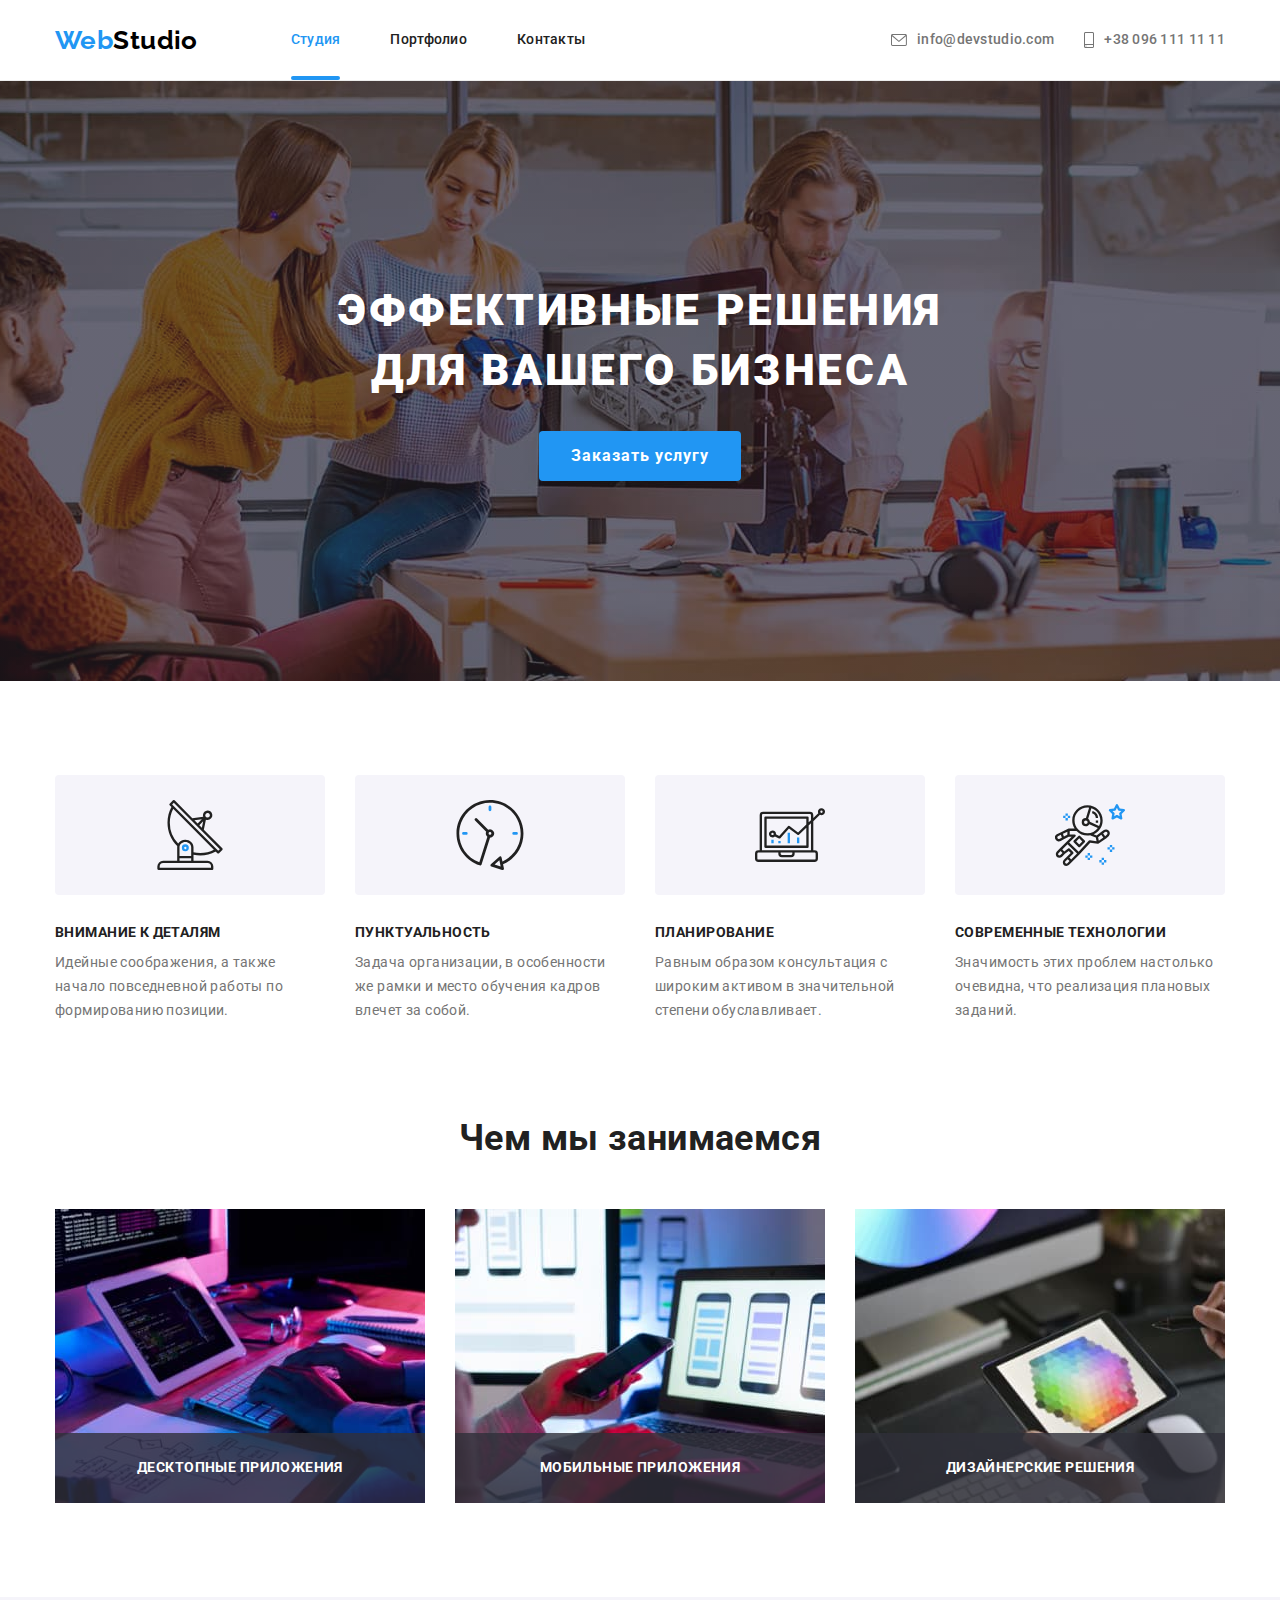
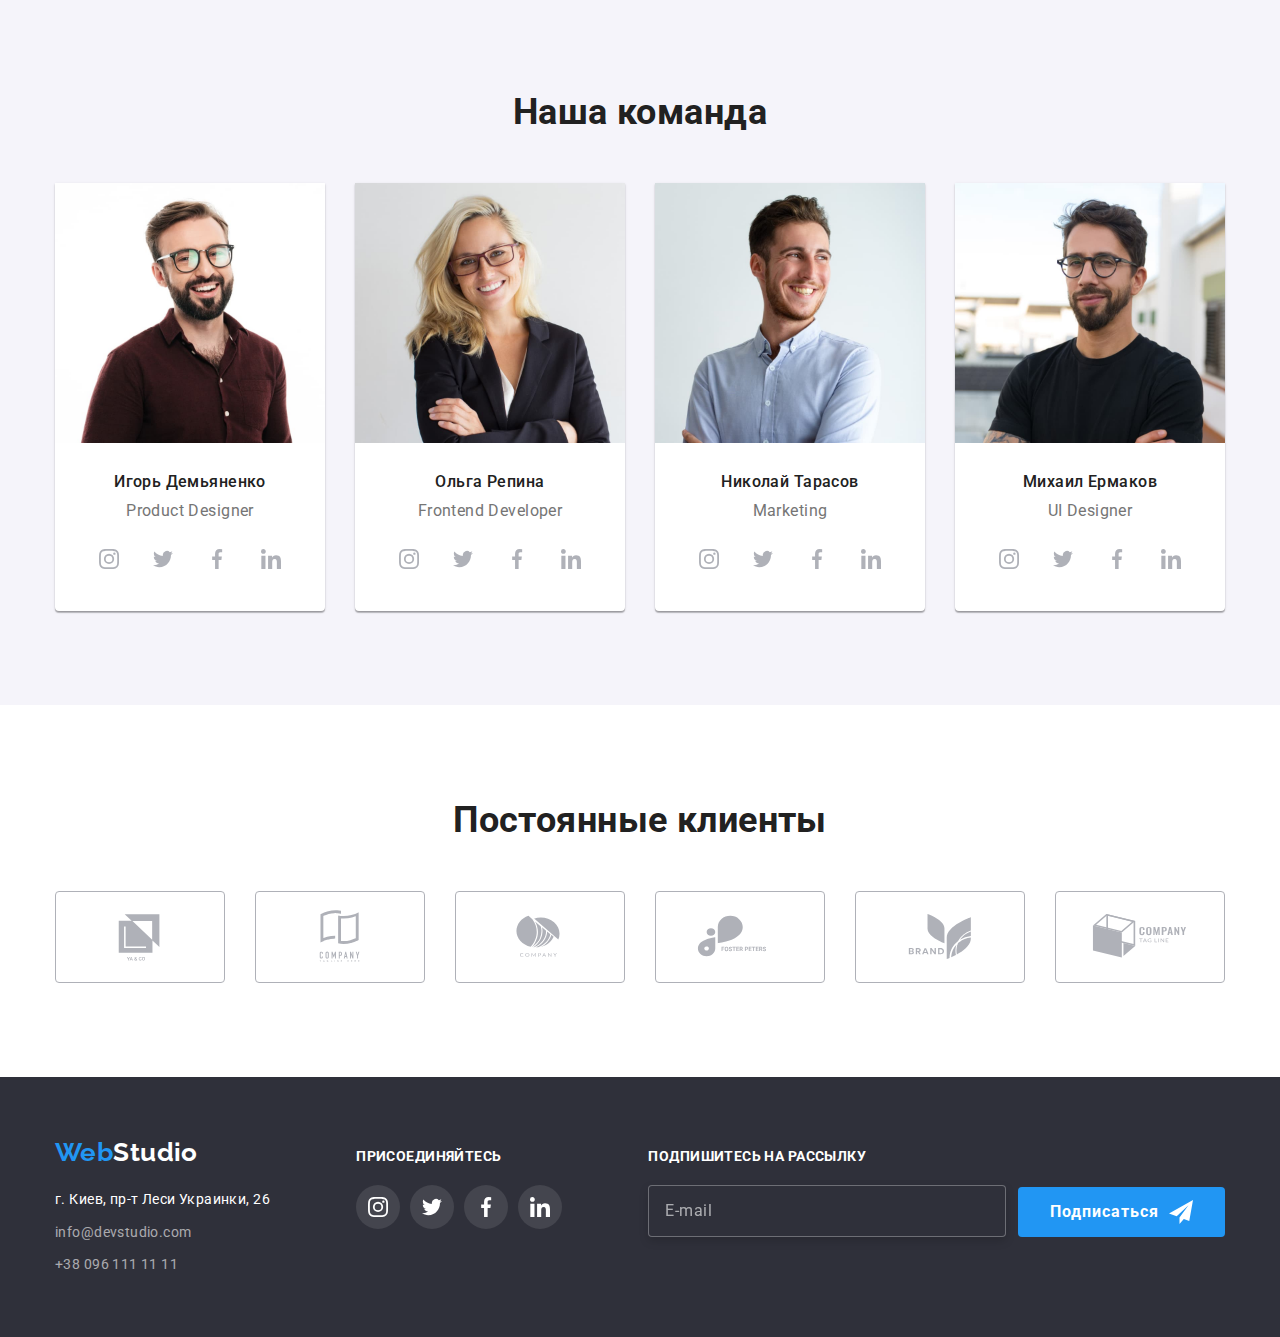
<file: index.html>
<!DOCTYPE html>
<html lang="ru">

<head>
    <meta charset="UTF-8">
    <meta http-equiv="X-UA-Compatible" content="IE=edge">
    <meta name="viewport" content="width=device-width, initial-scale=1.0">
    <title>Document</title>
    <link
        href="https://fonts.googleapis.com/css2?family=Raleway:wght@700&family=Roboto:wght@400;500;700;900&display=swap"
        rel="stylesheet">
    <link rel="stylesheet"
        href="https://cdnjs.cloudflare.com/ajax/libs/modern-normalize/1.1.0/modern-normalize.min.css">
    <link rel="stylesheet" href="./css/main.min.css">
</head>

<body>
     <!-- Шапка сайта -->
    <header class="page-header">

        <div class="container container--flex">
            <nav class="main-nav">
                <a class="logo page-header__logo link" href="./index.html" >
                    <span class="logo__accent">Web</span>Studio</a>
                <ul class="site-nav list">
                    <li class="site-nav__item"><a class="site-nav__link site-nav__link--current link" href="./index.html">Студия</a> </li>
                    <li class="site-nav__item"><a  class="site-nav__link link" href="./portfolio.html">Портфолио</a></li>
                    <li class="site-nav__item"><a class="site-nav__link link" href="" >Контакты</a></li>
                </ul>
            </nav>
                        
            <ul class="contacts list">
                <li class="contacts__item">
                    <a class="contacts__link link" href="mailto:info@devstudio.com" >
                        <svg class="contacts__icon" width="16" height="12" >
                            <use href="./image/sprite.svg#envelope"></use>
                        </svg>
                        info@devstudio.com</a></li>
                <li class="contacts__item">
                    <a class="contacts__link link" href="tel:+380961111111">
                        <svg class="contacts__icon" width="10" height="16">
                            <use href="./image/sprite.svg#smartphone"></use> 
                        </svg>+38 096 111 11 11</a></li>
            </ul>
        </div>
    </header>


    <main>
        <!-- Герой -->
        <section class="hero hero--overlay">
            <div class="container">
                <h1 class="hero__title">Эффективные решения для вашего бизнеса</h1>
                <button class="button button--primary" data-modal-open type="button" >Заказать услугу</button>
            </div>
            
        </section>
        <!-- Особенности -->
        <section class="section">
            <div class="container">
                <h2 class="section__title visually-hidden">Особенности</h2>
                <ul class="benefits list">
                    <li class="benefits__item">
                        <div class="benefits__wrap">
                            <svg class="benefits__icon">
                                <use href="./image/icons.svg#antenna"></use>
                            </svg>
                        </div>
            
                        <h3 class="benefits__title">Внимание к деталям</h3>
                        <p>Идейные соображения, а также начало повседневной работы по формированию позиции.</p>
                    </li>
                    <li class="benefits__item">
                        <div class="benefits__wrap">
                            <svg class="benefits__icon">
                                <use href="./image/icons.svg#clock"></use>
                            </svg>
                        </div>
                        <h3 class="benefits__title">Пунктуальность</h3>
                        <p>Задача организации, в особенности же рамки и место обучения кадров влечет за собой.</p>
                    </li>
                    <li class="benefits__item">
                        <div class="benefits__wrap">
                            <svg class="benefits__icon">
                                <use href="./image/icons.svg#diagram"></use>
                            </svg>
                        </div>
                        <h3 class="benefits__title">Планирование</h3>
                        <p>Равным образом консультация с широким активом в значительной степени обуславливает.</p>
                    </li>
                    <li class="benefits__item">
                        <div class="benefits__wrap">
                            <svg class="benefits__icon">
                                <use href="./image/icons.svg#astronaut"></use>
                            </svg>
                        </div>
                        <h3 class="benefits__title">Современные технологии</h3>
                        <p>Значимость этих проблем настолько очевидна, что реализация плановых заданий.</p>
                    </li>
                </ul>
            </div>
        </section>
        <!-- Чем мы занимаемся -->
        <section class="section section--no-padding">
            <div class="container">
                <h2 class="section__title">Чем мы занимаемся</h2>
                <ul class="about list ">
                    <li class="about__item">
                            <img src="./image/computer.jpg" alt="Пишем сайты" width="370">
                            <p class="about_label">Десктопные приложения</p>
                    </li>
                    <li class="about__item">
                            <img src="./image/phone.jpg" alt="Адаптируем" width="370">
                            <p class="about_label">Мобильные приложения</p>                        
                    </li>
                    <li class="about__item">
                            <img src="./image/color.jpg " alt="Стилизируем" width="370">
                            <p class="about_label">Дизайнерские решения</p>                   
                    </li>
                </ul>
            </div>
        </section>
        <!-- Наша команда -->
        <section class="section section--grey">
            <div class="container">
                <h2 class="section__title">Наша команда</h2>
                <ul class="team list">
                    <li class="team__item">
                        <img src="./image/igor.jpg" alt="Игорь Демьяненко" width="270">
                            <div class="team__card">
                                <h3 class="team__title">Игорь Демьяненко</h3>
                                <p class="team__text">Product Designer</p>
                                <ul class="social list">
                                    <li class="social__item"><a class="social__link link" href="" >
                                        <svg class="social__icon">
                                            <use href="./image/icons.svg#instagram"></use>
                                        </svg>
                                    </a></li>
                                    <li class="social__item"><a class="social__link link" href="">
                                        <svg class="social__icon">
                                            <use href="./image/icons.svg#twitter"></use>                                       </svg>
                                    </a></li>
                                    <li class="social__item"><a class="social__link link" href="">
                                        <svg class="social__icon">
                                            <use href="./image/icons.svg#facebook"></use>
                                        </svg>
                                    </a></li>
                                    <li class="social__item"><a class="social__link link" href="">
                                        <svg class="social__icon">
                                            <use href="./image/icons.svg#linkedin"></use>
                                        </svg>
                                    </a></li>
                                </ul>
                            </div>
                            
                    </li>
                    <li class="team__item">
                        <img src="./image/olga.jpg" alt="Ольга Репина" width="270">
                            <div class="team__card">
                                <h3 class="team__title">Ольга Репина</h3>
                                <p class="team__text">Frontend Developer</p>
                                <ul class="social list">
                                    <li class="social__item"><a class="social__link link" href="" >
                                            <svg class="social__icon">
                                                <use href="./image/icons.svg#instagram"></use>
                                            </svg>
                                        </a></li>
                                    <li class="social__item"><a class="social__link link" href="" >
                                            <svg class="social__icon">
                                                <use href="./image/icons.svg#twitter"></use>
                                            </svg>
                                        </a></li>
                                    <li class="social__item"><a class="social__link link" href="">
                                            <svg class="social__icon">
                                                <use href="./image/icons.svg#facebook"></use>
                                            </svg>
                                        </a></li>
                                    <li class="social__item"><a class="social__link link" href="">
                                            <svg class="social__icon">
                                                <use href="./image/icons.svg#linkedin"></use>
                                            </svg>
                                        </a></li>
                                </ul>
                            </div>
                    </li>
                    <li class="team__item">
                        <img src="./image/nikolay.jpg" alt="Николай Тарасов" width="270">
                            <div class="team__card">
                                <h3 class="team__title">Николай Тарасов</h3>
                                <p class="team__text">Marketing</p>
                                <ul class="social list">
                                    <li class="social__item"><a class="social__link link" href="">
                                            <svg class="social__icon">
                                                <use href="./image/icons.svg#instagram"></use>
                                            </svg>
                                        </a></li>
                                    <li class="social__item"><a class="social__link link" href="">
                                            <svg class="social__icon">
                                                <use href="./image/icons.svg#twitter"></use>
                                            </svg>
                                        </a></li>
                                    <li class="social__item"><a class="social__link link" href="">
                                            <svg class="social__icon">
                                                <use href="./image/icons.svg#facebook"></use>
                                            </svg>
                                        </a></li>
                                    <li class="social__item"><a class="social__link link" href="">
                                            <svg class="social__icon">
                                                <use href="./image/icons.svg#linkedin"></use>
                                            </svg>
                                        </a></li>
                                </ul>
                            </div>
                        
                    </li>
                    <li class="team__item">
                        <img src="./image/mikhail.jpg" alt="Михаил Ермаков" width="270">
                            <div class="team__card">
                                <h3 class="team__title">Михаил Ермаков</h3>
                                <p class="team__text">UI Designer</p>
                                <ul class="social list">
                                    <li class="social__item"><a class="social__link link" href="">
                                            <svg class="social__icon">
                                                <use href="./image/icons.svg#instagram"></use>
                                            </svg>
                                        </a></li>
                                    <li class="social__item"><a class="social__link link" href="">
                                            <svg class="social__icon">
                                                <use href="./image/icons.svg#twitter"></use>
                                            </svg>
                                        </a></li>
                                    <li class="social__item"><a class="social__link link" href="">
                                            <svg class="social__icon">
                                                <use href="./image/icons.svg#facebook"></use>
                                            </svg>
                                        </a></li>
                                    <li class="social__item"><a class="social__link link" href="">
                                            <svg class="social__icon">
                                                <use href="./image/icons.svg#linkedin"></use>
                                            </svg>
                                        </a></li>
                                </ul>
                            </div>
                        
                    </li>
                </ul>
            </div>
        </section>
    <!-- Постоянные клиенты -->
    <section class="section">
        <div class="container">
            <h2 class="section__title">Постоянные клиенты</h2>
            <ul class="customers list">
                <li class="customers__item"> 
                    <a class="customers__link link" href="">
                    <svg class="customers__icon">
                        <use href="./image/icons.svg#logo1"></use>
                    </svg>
                </a></li>
                <li class="customers__item">
                    <a class="customers__link link" href="">
                    <svg class="customers__icon">
                        <use href="./image/icons.svg#logo2"></use>
                    </svg>
                </a></li>
                <li class="customers__item">
                    <a class="customers__link link" href="">
                    <svg class="customers__icon">
                        <use href="./image/icons.svg#logo3"></use>
                    </svg>
                </a></li>
                <li class="customers__item">
                    <a class="customers__link link" href="">
                    <svg class="customers__icon">
                        <use href="./image/icons.svg#logo4"></use>
                    </svg>
                </a></li>
                <li class="customers__item">
                    <a class="customers__link link" href="">
                    <svg class="customers__icon">
                        <use href="./image/icons.svg#logo5"></use>
                    </svg>
                </a></li>
                <li class="customers__item">
                    <a class="customers__link link" href="">
                    <svg class="customers__icon">
                        <use href="./image/icons.svg#logo6"></use>
                    </svg>
                </a></li>
            </ul>
        </div>
        
    </section>
    </main>
    <!-- Футер -->
    <footer class="page-footer">
        <div class="container page-footer--flex">
            <div>
                <a class="logo page-footer__logo link" href="./index.html" >
                    <span class="logo__accent">Web</span>Studio</a>
                <address>
                    <ul class="info list">
                        <li class="info__item">
                            <a class="info__link link" href="https://goo.gl/maps/9Z7qe7YCzhTjA3D87" target="_blank" rel="nofollow noopener noreferrer">
                                г. Киев, пр-т Леси Украинки, 26</a></li>
                        <li class="info__item">
                            <a class="info__link info__link--grey link" href="mailto:info@devstudio.com">info@devstudio.com</a></li>
                        <li class="info__item">
                            <a class="info__link info__link--grey link" href="tel:+380961111111">+38 096 111 11 11</a></li>
                    </ul>
                </address>

            </div>
            
            <div>
                <p class="page-footer__title">Присоединяйтесь</p>
                <ul class="social list">
                    <li class="social__item">
                        <a class="social__link social__link--inverse link" href="">
                        <svg class="social__icon">
                            <use href="./image/icons.svg#instagram"></use>
                        </svg>
                    </a></li>
                    <li class="social__item">
                        <a class="social__link social__link--inverse link" href="">
                        <svg class="social__icon">
                            <use href="./image/icons.svg#twitter"></use>
                        </svg>
                    </a></li>
                    <li class="social__item">
                        <a class="social__link social__link--inverse link" href="">
                        <svg class="social__icon">
                            <use href="./image/icons.svg#facebook"></use>
                        </svg>
                    </a></li>
                    <li class="social__item">
                        <a class="social__link social__link--inverse link" href="">
                        <svg class="social__icon">
                            <use href="./image/icons.svg#linkedin"></use>
                        </svg>
                    </a></li>
                </ul>
            </div>

            <div>
                 <p class="page-footer__title">Подпишитесь на рассылку</p>
            <form class="footer-form">  
                <input class="footer-form__input" type="email" name="mail" placeholder="E-mail" required>               
                <button class="button button--primary footer-form__btn" type="submit">Подписаться             
                    <svg class="footer-form__icon">
                        <use href="./image/sprite.svg#icon-send"></use>
                    </svg>
                </button>
               
            </form>
        </div>
                
        </div>
    </footer>

    <div class="backdrop is-hidden" data-modal>
        <div class="modal">
            <button class="modal__btn" data-modal-close type="button">
                <svg class="modal__icon">
                    <use href="./image/sprite.svg#close-black"></use>
                </svg>
            </button>
            <form class="modal-form">
                <p class="modal-form__title">Оставьте свои данные, мы вам перезвоним</p>
                <label class="modal-form__field" >
                    <span class="modal-form__subtitle">Имя</span> 
                    <input class="modal-form__input" type="text" name="name" required>
                    <svg class="modal-form__icon">
                        <use href="./image/sprite.svg#person-black"></use>
                    </svg>

                </label>
                
                <label class="modal-form__field" >
                    <span class="modal-form__subtitle">Телефон</span> 
                    <input class="modal-form__input" type="tel" name="tel" required>
                    <svg class="modal-form__icon">
                        <use href="./image/sprite.svg#phone-black"></use>
                    </svg>
                </label>

                <label class="modal-form__field" >
                    <span class="modal-form__subtitle">Почта</span> 
                    <input class="modal-form__input" type="email" name="mail" required>
                    <svg class="modal-form__icon">
                        <use href="./image/sprite.svg#email-black"></use>
                    </svg>

                </label>

                <label class="modal-form__field" >
                    <span class="modal-form__subtitle">Комментарий</span>
                    <textarea class="modal-form__input modal-form__input--size " name="comment"  rows="6" placeholder="Введите текст"></textarea>
                </label>

                <label class="checkbox">
                    <input class="checkbox__input" type="checkbox" name="agreement" value="Соглашаюсь с рассылкой и принимаю Условия договора" required>
                    <span class="checkbox__icon"></span>
                    <span >Соглашаюсь с рассылкой и принимаю <a class="checkbox__link" href="" >Условия договора</a>
                        </span>
                </label>
                <button class="button button--primary modal-form__btn" type="submit">Отправить</button>
                
            </form>
        </div>
    </div>

<script src="./js/modal.js"></script>
</body>

</html>
</file>
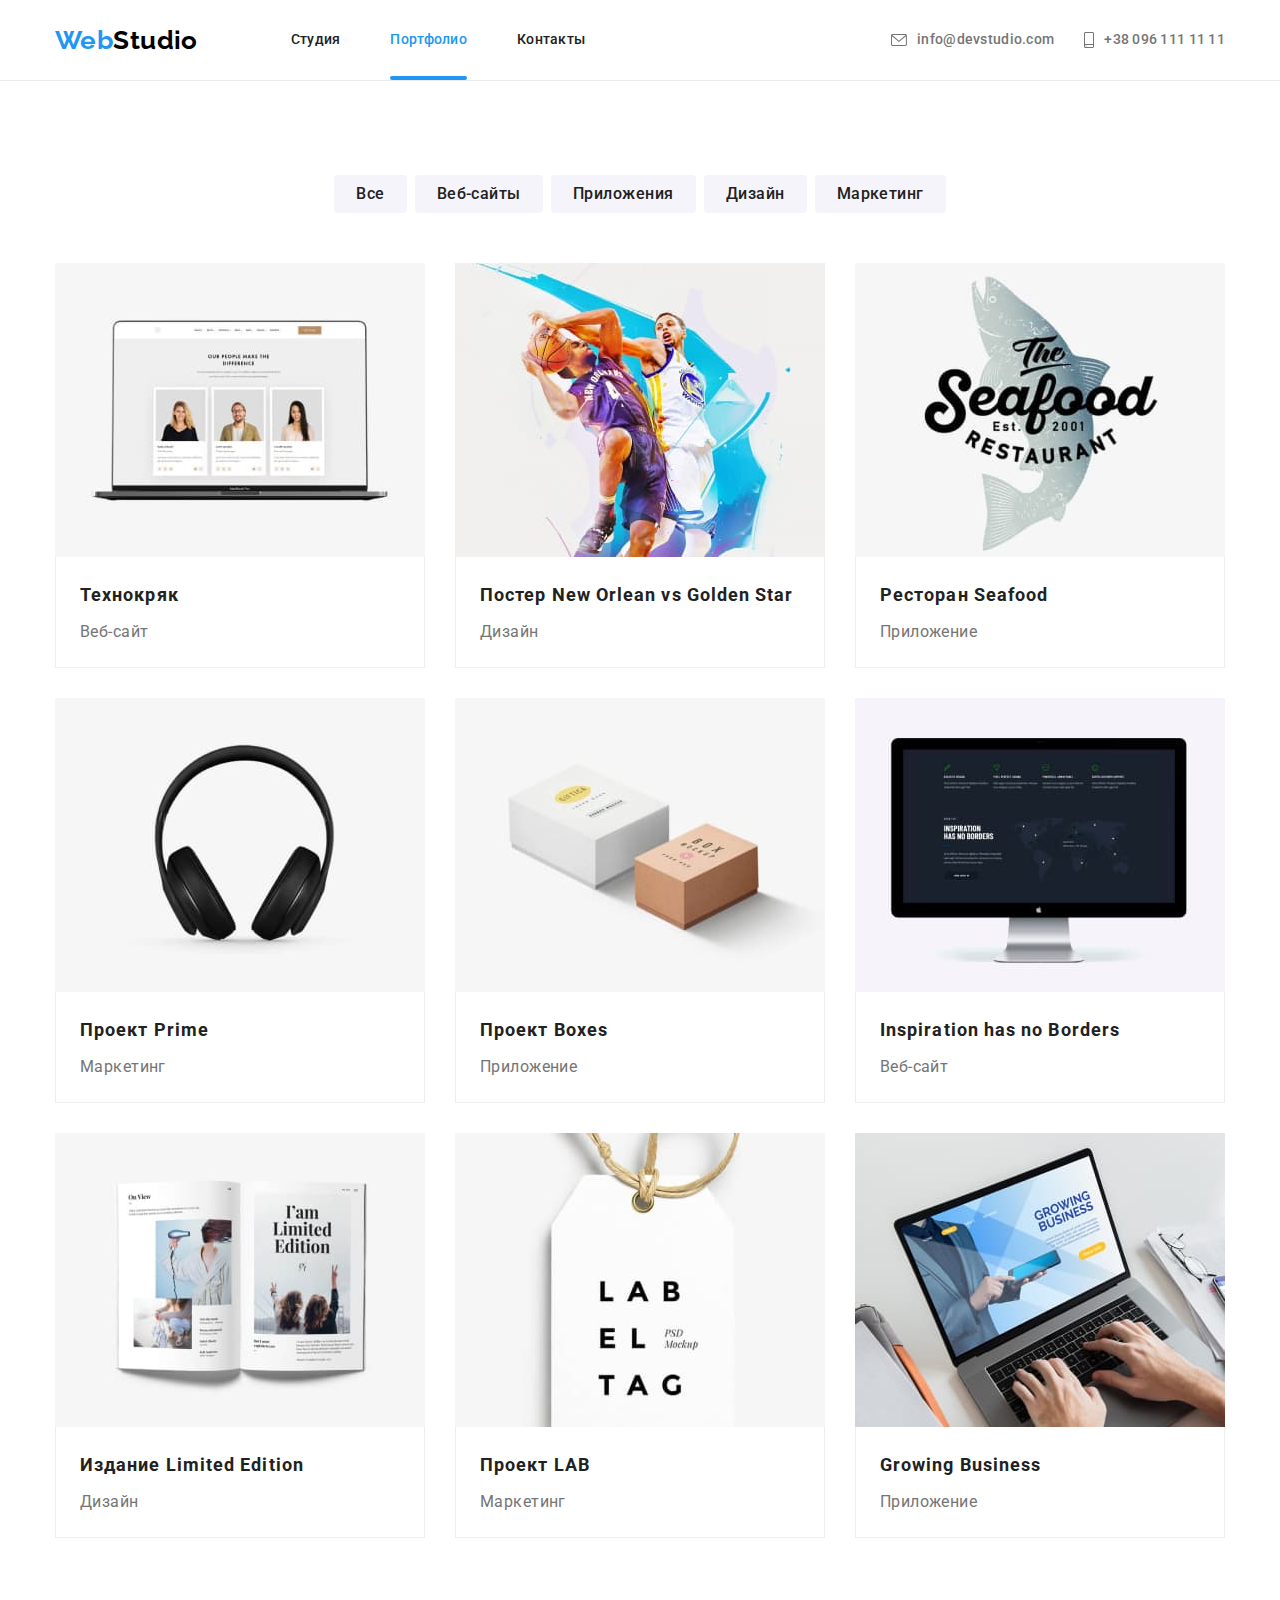
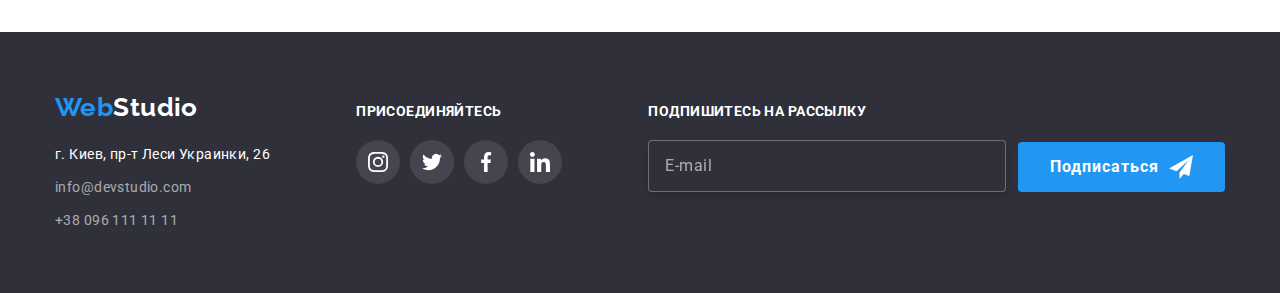
<file: portfolio.html>
<!DOCTYPE html>
<html lang="ru">

<head>
    <meta charset="UTF-8">
    <meta http-equiv="X-UA-Compatible" content="IE=edge">
    <meta name="viewport" content="width=device-width, initial-scale=1.0">
    <title>Document</title>
    <link
        href="https://fonts.googleapis.com/css2?family=Raleway:wght@700&family=Roboto:wght@400;500;700;900&display=swap"
        rel="stylesheet">
    <link rel="stylesheet"
        href="https://cdnjs.cloudflare.com/ajax/libs/modern-normalize/1.1.0/modern-normalize.min.css">
    <link rel="stylesheet" href="./css/main.min.css">
</head>

<body>
    <!-- Шапка сайта -->
  <header class="page-header">

        <div class="container container--flex">
            <nav class="main-nav">
                <a class="logo page-header__logo link" href="./index.html" >
                    <span class="logo__accent">Web</span>Studio</a>
                <ul class="site-nav list">
                    <li class="site-nav__item"><a class="site-nav__link link" href="./index.html">Студия</a> </li>
                    <li class="site-nav__item"><a  class="site-nav__link site-nav__link--current link" href="./portfolio.html">Портфолио</a></li>
                    <li class="site-nav__item"><a class="site-nav__link link" href="" >Контакты</a></li>
                </ul>
            </nav>
                        
            <ul class="contacts list">
                <li class="contacts__item">
                    <a class="contacts__link link" href="mailto:info@devstudio.com" >
                        <svg class="contacts__icon" width="16" height="12" >
                            <use href="./image/sprite.svg#envelope"></use>
                        </svg>
                        info@devstudio.com</a></li>
                <li class="contacts__item">
                    <a class="contacts__link link" href="tel:+380961111111">
                        <svg class="contacts__icon" width="10" height="16">
                            <use href="./image/sprite.svg#smartphone"></use>
                        </svg>+38 096 111 11 11</a></li>
            </ul>
        </div>
    </header>


    <main>

        <section class="section">
            <div class="container">
                <h1 class="visually-hidden">Портфолио</h1>
                <!-- Фильтр -->
                <ul class="filter list">
                    <li class="filter__item">
                        <button class="button button--secondary" type="button" >Все</button></li>
                    <li class="filter__item">
                        <button class="button button--secondary" type="button" >Веб-сайты</button></li>
                    <li class="filter__item">
                        <button  class="button button--secondary" type="button">Приложения</button></li>
                    <li class="filter__item">
                        <button  class="button button--secondary" type="button">Дизайн</button></li>
                    <li class="filter__item">
                        <button class="button button--secondary" type="button">Маркетинг</button></li>
                
                </ul>
                
                <!-- Галерея -->
                
                <ul class="card-set list">
                    <li class="card-set__item">
                       <a class="gallery link" href="">
                                <div class="description">
                                    <img src="./image/tech.jpg" alt="Технокряк" width="370">
                                    <div class="description__overlay">
                                        <div class="description__text">
                                            <p>Ресурс предлагает комплексные предложения с разным уровнем функционала и сервисов.
                                            Все это позволит посетителю получить
                                            исчерпывающие сведения о компании или частном лице.</p>
                                        </div>
                                    </div>
                                </div>
                                              
                    <div class="gallery__content">
                            <h2 class="gallery__title">Технокряк</h2>
                            <p class="gallery__text">Веб-сайт</p>
                    </div>
                                                   
                       </a>
                    </li>
                    <li class="card-set__item">
                        <a  class="gallery link" href="">
                            <div class="description">
                                <img src="./image/baketball.jpg" alt="Постер New Orlean vs Golden Star" width="370">
                                <div class="description__overlay">
                                    <div class="description__text">
                                        <p>Lorem ipsum, dolor sit amet consectetur adipisicing elit. Numquam, porro.
                                             Vero quibusdam porro quas unde, distinctio, voluptatem consectetur quam 
                                            debitis deserunt inventore ipsa in, sint eos officiis. Dolorem, ad nam!
                                        </p>
                                    </div>
                                </div>
                            </div>
                           
                            <div class="gallery__content">
                                <h2 class="gallery__title">Постер New Orlean vs Golden Star</h2>
                                <p class="gallery__text">Дизайн</p>
                            </div>
                        </a>
                       
                    </li>
                    <li class="card-set__item">
                        <a class="gallery link" href="">
                            <div class="description">
                            <img src="./image/seafood.jpg" alt="Ресторан Seafood" width="370">
                            <div class="description__overlay">
                                <div class="description__text">
                                    <p>Lorem ipsum, dolor sit amet consectetur adipisicing elit. Numquam, porro.
                                        Vero quibusdam porro quas unde, distinctio, voluptatem consectetur quam
                                        debitis deserunt inventore ipsa in, sint eos officiis. Dolorem, ad nam!
                                    </p>
                                </div>
                            </div>
                            </div>
                            
                            <div class="gallery__content">
                                <h2 class="gallery__title">Ресторан Seafood</h2>
                                <p class="gallery__text">Приложение</p>
                            </div>
                        </a>
                        
                
                    </li>
                    <li class="card-set__item">
                        <a  class="gallery link" href="">
                            <div class="description">
                                <img src="./image/headphones.jpg" alt="Проект Prime" width="370">
                                <div class="description__overlay">
                                    <div class="description__text">
                                        <p>Lorem ipsum, dolor sit amet consectetur adipisicing elit. Numquam, porro.
                                            Vero quibusdam porro quas unde, distinctio, voluptatem consectetur quam
                                            debitis deserunt inventore ipsa in, sint eos officiis. Dolorem, ad nam!
                                        </p>
                                    </div>
                                </div>
                            </div>
                            
                            <div class="gallery__content">
                                <h2 class="gallery__title">Проект Prime</h2>
                                <p class="gallery__text">Маркетинг</p>
                            </div>
                        </a>
                       
                
                    </li>
                    <li class="card-set__item">
                        <a  class="gallery link" href="">
                            <div class="description">
                                <img src="./image/box.jpg" alt="Проект Boxes" width="370">
                                <div class="description__overlay">
                                    <div class="description__text">
                                        <p>Lorem ipsum, dolor sit amet consectetur adipisicing elit. Numquam, porro.
                                            Vero quibusdam porro quas unde, distinctio, voluptatem consectetur quam
                                            debitis deserunt inventore ipsa in, sint eos officiis. Dolorem, ad nam!
                                        </p>
                                    </div>
                                </div>
                            </div>

                            <div class="gallery__content">
                                <h2 class="gallery__title">Проект Boxes</h2>
                                <p class="gallery__text">Приложение</p>
                            
                            </div>
                        </a>
                        
                
                    </li>
                    <li class="card-set__item">
                        <a class="gallery link" href="">
                            <div class="description">
                                <img src="./image/screen.jpg" alt="Inspiration has no Borders" width="370">
                                <div class="description__overlay">
                                    <div class="description__text">
                                        <p>Lorem ipsum, dolor sit amet consectetur adipisicing elit. Numquam, porro.
                                            Vero quibusdam porro quas unde, distinctio, voluptatem consectetur quam
                                            debitis deserunt inventore ipsa in, sint eos officiis. Dolorem, ad nam!
                                        </p>
                                    </div>
                                </div>
                            </div>
                            
                            <div class="gallery__content">
                                <h2 class="gallery__title">Inspiration has no Borders</h2>
                                <p class="gallery__text">Веб-сайт</p>
                            </div>
                        </a>
                       
                    </li>
                    <li class="card-set__item">
                        <a class="gallery link" href="">
                            <div class="description">
                                <img src="./image/magazine.jpg" alt="Издание Limited Edition" width="370">
                                <div class="description__overlay">
                                    <div class="description__text">
                                        <p>Lorem ipsum, dolor sit amet consectetur adipisicing elit. Numquam, porro.
                                            Vero quibusdam porro quas unde, distinctio, voluptatem consectetur quam
                                            debitis deserunt inventore ipsa in, sint eos officiis. Dolorem, ad nam!
                                        </p>
                                    </div>
                                </div>
                            </div>

                            <div class="gallery__content">
                                <h2 class="gallery__title">Издание Limited Edition</h2>
                                <p class="gallery__text">Дизайн</p>
                            </div>
                        </a>
                        
                    </li>
                    <li class="card-set__item">
                        <a class="gallery link" href="">
                            <div class="description">
                                <img src="./image/lab.jpg" alt="Проект LAB" width="370">
                                <div class="description__overlay">
                                    <div class="description__text">
                                        <p>Lorem ipsum, dolor sit amet consectetur adipisicing elit. Numquam, porro.
                                            Vero quibusdam porro quas unde, distinctio, voluptatem consectetur quam
                                            debitis deserunt inventore ipsa in, sint eos officiis. Dolorem, ad nam!
                                        </p>
                                    </div>
                                </div>
                            </div>
                            
                            <div class="gallery__content">
                                <h2 class="gallery__title">Проект LAB</h2>
                                <p class="gallery__text">Маркетинг</p>
                            </div>
                        </a>
                        
                
                    </li>
                    <li class="card-set__item">
                        <a class="gallery link" href="">
                            <div class="description">
                                <img src="./image/laptop.jpg" alt="Growing Business" width="370">
                                <div class="description__overlay">
                                    <div class="description__text">
                                        <p>Lorem ipsum, dolor sit amet consectetur adipisicing elit. Numquam, porro.
                                            Vero quibusdam porro quas unde, distinctio, voluptatem consectetur quam
                                            debitis deserunt inventore ipsa in, sint eos officiis. Dolorem, ad nam!
                                        </p>
                                    </div>
                                </div>
                            </div>
                            
                            <div class="gallery__content">
                                <h2 class="gallery__title">Growing Business</h2>
                                <p class="gallery__text">Приложение</p>
                            </div>
                        </a>
                        
                    </li>
                </ul>

            </div>
           
            
        </section>

    </main>

    <!-- Футер -->
     <footer class="page-footer">
        <div class="container page-footer--flex">
            <div>
                <a class="logo page-footer__logo link" href="./index.html" >
                    <span class="logo__accent">Web</span>Studio</a>
                <address>
                    <ul class="info list">
                        <li class="info__item">
                            <a class="info__link link" href="https://goo.gl/maps/9Z7qe7YCzhTjA3D87" target="_blank" rel="nofollow noopener noreferrer">
                                г. Киев, пр-т Леси Украинки, 26</a></li>
                        <li class="info__item">
                            <a class="info__link info__link--grey link" href="mailto:info@devstudio.com">info@devstudio.com</a></li>
                        <li class="info__item">
                            <a class="info__link info__link--grey link" href="tel:+380961111111">+38 096 111 11 11</a></li>
                    </ul>
                </address>

            </div>
            
            <div>
                <p class="page-footer__title">Присоединяйтесь</p>
                <ul class="social list">
                    <li class="social__item">
                        <a class="social__link social__link--inverse link" href="">
                        <svg class="social__icon">
                            <use href="./image/icons.svg#instagram"></use>
                        </svg>
                    </a></li>
                    <li class="social__item">
                        <a class="social__link social__link--inverse link" href="">
                        <svg class="social__icon">
                            <use href="./image/icons.svg#twitter"></use>
                        </svg>
                    </a></li>
                    <li class="social__item">
                        <a class="social__link social__link--inverse link" href="">
                        <svg class="social__icon">
                            <use href="./image/icons.svg#facebook"></use>
                        </svg>
                    </a></li>
                    <li class="social__item">
                        <a class="social__link social__link--inverse link" href="">
                        <svg class="social__icon">
                            <use href="./image/icons.svg#linkedin"></use>
                        </svg>
                    </a></li>
                </ul>
            </div>

            <div>
                 <p class="page-footer__title">Подпишитесь на рассылку</p>
            <form class="footer-form">  
                <input class="footer-form__input" type="email" name="mail" placeholder="E-mail" required>               
                <button class="button button--primary footer-form__btn" type="submit">Подписаться             
                    <svg class="footer-form__icon">
                        <use href="./image/sprite.svg#icon-send"></use>
                    </svg>
                </button>
               
            </form>
        </div>
                
        </div>
    </footer>


</body>

</html>
</file>
<file: css/main.min.css>
:root{--main-font: Roboto, sans-serif;--logo-font: Raleway, sans-serif;--fz-h1: 44px;--fw-header-500: 500;--fw-title-700: 700;--primary-text-color: #757575;--title-text-color: #212121;--accent-color: #2196F3;--black-color-logo: #000000;--white-color: #ffffff;--dark-bgc: #2F303A;--light-bgc: #F5F4FA;--btn-bdc: #188CE8;--border-color: #ECECEC;--icon-color: #AFB1B8;--border-card-portfolio: #EEEEEE;--card-gap: 30px;--timing: cubic-bezier(0.4, 0, 0.2, 1)}.visually-hidden{position:absolute;width:1px;height:1px;margin:-1px;border:0;padding:0;white-space:nowrap;-webkit-clip-path:inset(100%);clip-path:inset(100%);clip:rect(0 0 0 0);overflow:hidden}.button--secondary,.button--primary{display:inline-block;background-color:var(--white-color);color:var(--title-text-color);font-family:inherit;font-weight:var(--fw-title-700);font-size:16px;line-height:1.88;text-align:center;cursor:pointer;border-radius:4px;border:none}body{background-color:var(--white-color);color:var(--primary-text-color);font-family:var(--main-font);font-size:14px;line-height:1.71;letter-spacing:.03em}h1,h2,h3,h4,h5,h6,p{margin:0}img{display:block;max-width:100%;height:auto}address{font-style:normal}.list{list-style:none;padding:0;margin:0}.section{padding-top:94px;padding-bottom:94px}.section--no-padding{padding-top:0}.link{text-decoration:none}.section__title{color:var(--title-text-color);font-weight:var(--fw-title-700);font-size:36px;line-height:1.17;text-align:center;margin-bottom:50px}.container{margin-left:auto;margin-right:auto;width:1200px;padding-right:15px;padding-left:15px}.container--flex{display:-webkit-box;display:-ms-flexbox;display:flex}.card-set{display:-webkit-box;display:-ms-flexbox;display:flex;-ms-flex-wrap:wrap;flex-wrap:wrap;margin-top:calc(-1*var(--card-gap));margin-left:calc(-1*var(--card-gap))}.card-set__item{-ms-flex-preferred-size:calc(33.3333333333% - var(--card-gap));flex-basis:calc(33.3333333333% - var(--card-gap));margin-left:var(--card-gap);margin-top:var(--card-gap)}.page-header{border-bottom:1px solid var(--border-color)}.main-nav{display:-webkit-box;display:-ms-flexbox;display:flex;-webkit-box-align:center;-ms-flex-align:center;align-items:center}.logo{display:inline-block;color:var(--black-color-logo);font-family:var(--logo-font);font-weight:var(--fw-title-700);font-size:26px;line-height:1.19}.page-header__logo{margin-right:93px}.logo__accent{color:var(--accent-color)}.site-nav{display:-webkit-box;display:-ms-flexbox;display:flex}.site-nav__link{display:block;padding-top:32px;padding-bottom:32px;color:var(--title-text-color);font-weight:var(--fw-header-500);line-height:1.14;letter-spacing:.02em;-webkit-transition:color 250ms var(--timing);transition:color 250ms var(--timing)}.site-nav__link:hover,.site-nav__link:focus{color:var(--accent-color)}.site-nav__link--current{color:var(--accent-color)}.site-nav__link--current::after{position:absolute;bottom:0;left:0;display:inline-block;content:"";width:100%;height:4px;border-radius:2px;background-color:var(--accent-color)}.site-nav__item{position:relative}.site-nav__item:not(:last-child){margin-right:50px}.contacts{display:-webkit-box;display:-ms-flexbox;display:flex;margin-left:auto;-webkit-box-align:center;-ms-flex-align:center;align-items:center}.contacts__item:not(:last-child){margin-right:var(--card-gap)}.contacts__link{display:-webkit-box;display:-ms-flexbox;display:flex;-webkit-box-align:center;-ms-flex-align:center;align-items:center;color:var(--primary-text-color);font-weight:var(--fw-header-500);line-height:1.14;letter-spacing:.02em;-webkit-transition:color 250ms var(--timing);transition:color 250ms var(--timing)}.contacts__link:hover,.contacts__link:focus{color:var(--accent-color)}.contacts__icon{fill:currentColor;margin-right:10px}.hero{padding-top:200px;padding-bottom:200px;background-color:var(--dark-bgc);text-align:center}.hero--overlay{height:600px;max-width:1600px;margin-left:auto;margin-right:auto;background-size:cover;background-position:center;background-repeat:no-repeat;background-image:-webkit-gradient(linear, left top, right top, from(rgba(53, 47, 58, 0.4)), to(rgba(53, 47, 58, 0.4))),url(../image/hero.jpg);background-image:linear-gradient(to right, rgba(53, 47, 58, 0.4), rgba(53, 47, 58, 0.4)),url(../image/hero.jpg)}.hero__title{width:696px;margin-left:auto;margin-right:auto;margin-bottom:var(--card-gap);color:var(--white-color);font-weight:900;font-size:var(--fz-h1);line-height:1.36;letter-spacing:.06em;text-transform:uppercase}.button--primary{min-width:200px;padding:10px 32px;background-color:var(--accent-color);color:var(--white-color);letter-spacing:.06em;-webkit-transition:background-color 250ms var(--timing);transition:background-color 250ms var(--timing)}.button--primary:hover,.button--primary:focus{background-color:var(--btn-bdc)}.benefits{display:-webkit-box;display:-ms-flexbox;display:flex}.benefits__item:not(:last-child){margin-right:var(--card-gap)}.benefits__title{margin-bottom:10px;color:var(--title-text-color);font-size:14px;font-weight:var(--fw-title-700);line-height:1.14;text-transform:uppercase}.benefits__wrap{width:270px;height:120px;display:inline-block;margin-bottom:var(--card-gap);padding:25px 100px;background-color:var(--light-bgc);border-radius:4px}.benefits__icon{width:70px;height:70px}.about{display:-webkit-box;display:-ms-flexbox;display:flex}.about__item{position:relative}.about__item:not(:last-child){margin-right:var(--card-gap)}.about_label{position:absolute;bottom:0;left:0;display:-webkit-box;display:-ms-flexbox;display:flex;-webkit-box-pack:center;-ms-flex-pack:center;justify-content:center;-webkit-box-align:center;-ms-flex-align:center;align-items:center;width:100%;height:70px;padding:0;background:rgba(47,48,58,.8);font-weight:700;line-height:1.14;text-transform:uppercase;color:var(--white-color);text-align:center}.section--grey{background-color:var(--light-bgc)}.team{display:-webkit-box;display:-ms-flexbox;display:flex;text-align:center}.team__item{background:var(--white-color);-webkit-box-shadow:0px 1px 3px rgba(0,0,0,.12),0px 1px 1px rgba(0,0,0,.14),0px 2px 1px rgba(0,0,0,.2);box-shadow:0px 1px 3px rgba(0,0,0,.12),0px 1px 1px rgba(0,0,0,.14),0px 2px 1px rgba(0,0,0,.2);border-radius:0px 0px 4px 4px}.team__item:not(:last-child){margin-right:var(--card-gap)}.team__card{padding-top:var(--card-gap);padding-bottom:var(--card-gap)}.team__title{margin-bottom:10px;color:var(--title-text-color);font-weight:var(--fw-header-500);font-size:16px;line-height:1.16}.team__text{margin-bottom:16px;font-size:16px;line-height:1.19}.social{display:-webkit-box;display:-ms-flexbox;display:flex;-webkit-box-pack:center;-ms-flex-pack:center;justify-content:center}.social__item{-webkit-box-shadow:none;box-shadow:none;border:none}.social__item:not(:last-child){margin-right:10px}.social__link{height:44px;width:44px;display:-webkit-box;display:-ms-flexbox;display:flex;-webkit-box-pack:center;-ms-flex-pack:center;justify-content:center;-webkit-box-align:center;-ms-flex-align:center;align-items:center;color:var(--icon-color);border-radius:50%;-webkit-transition:color 250ms var(--timing),background-color 250ms var(--timing);transition:color 250ms var(--timing),background-color 250ms var(--timing)}.social__link:hover,.social__link:focus{color:var(--white-color);background-color:var(--accent-color)}.social__icon{height:20px;width:20px;fill:currentColor}.customers{display:-webkit-box;display:-ms-flexbox;display:flex}.customers__link{width:170px;height:92px;display:block;display:-webkit-box;display:-ms-flexbox;display:flex;-webkit-box-pack:center;-ms-flex-pack:center;justify-content:center;-webkit-box-align:center;-ms-flex-align:center;align-items:center;color:var(--icon-color);border:1px solid var(--icon-color);border-radius:4px;-webkit-transition:color 250ms var(--timing),border 250ms var(--timing);transition:color 250ms var(--timing),border 250ms var(--timing)}.customers__link:hover,.customers__link:focus{color:var(--accent-color);border:1px solid var(--accent-color)}.customers__icon{width:106px;height:60px;fill:currentColor}.customers__item:not(:last-child){margin-right:var(--card-gap)}.page-footer{padding-top:60px;padding-bottom:60px;background-color:var(--dark-bgc);color:var(--white-color)}.page-footer--flex{display:-webkit-box;display:-ms-flexbox;display:flex;-webkit-box-align:baseline;-ms-flex-align:baseline;align-items:baseline;-webkit-box-pack:justify;-ms-flex-pack:justify;justify-content:space-between}.page-footer__logo{margin-bottom:20px;color:var(--white-color)}.info__item:not(:last-child){margin-bottom:9px}.info__link{color:var(--white-color);-webkit-transition:color 250ms var(--timing);transition:color 250ms var(--timing)}.info__link:hover,.info__link:focus{color:var(--accent-color)}.info__link--grey{color:rgba(255,255,255,.6)}.page-footer__title{margin-bottom:20px;color:var(--white-color);font-weight:var(--fw-title-700);line-height:1.14;text-transform:uppercase}.social__link--inverse{background-color:#44454e;color:var(--white-color)}.footer-form{display:-webkit-box;display:-ms-flexbox;display:flex;-webkit-box-align:end;-ms-flex-align:end;align-items:flex-end}.footer-form__input{padding:15px 16px;width:358px;margin-right:12px;border:1px solid rgba(255,255,255,.3);-webkit-filter:drop-shadow(0px 4px 4px rgba(0, 0, 0, 0.15));filter:drop-shadow(0px 4px 4px rgba(0, 0, 0, 0.15));border-radius:4px;background-color:var(--dark-bgc);color:rgba(255,255,255,.6);font-size:16px;line-height:1.25;-webkit-transition:border 250ms var(--timing);transition:border 250ms var(--timing)}.footer-form:focus-within .footer-form__input,.footer-form:hover .footer-form__input{border:1px solid var(--white-color);outline:none}.footer-form__input::-webkit-input-placeholder{color:rgba(255,255,255,.6);font-weight:400;font-size:16px;line-height:1.25;letter-spacing:.03em}.footer-form__input::-moz-placeholder{color:rgba(255,255,255,.6);font-weight:400;font-size:16px;line-height:1.25;letter-spacing:.03em}.footer-form__input:-ms-input-placeholder{color:rgba(255,255,255,.6);font-weight:400;font-size:16px;line-height:1.25;letter-spacing:.03em}.footer-form__input::-ms-input-placeholder{color:rgba(255,255,255,.6);font-weight:400;font-size:16px;line-height:1.25;letter-spacing:.03em}.footer-form__input::placeholder{color:rgba(255,255,255,.6);font-weight:400;font-size:16px;line-height:1.25;letter-spacing:.03em}.footer-form__btn{display:-webkit-box;display:-ms-flexbox;display:flex;-webkit-box-pack:center;-ms-flex-pack:center;justify-content:center;-webkit-box-align:center;-ms-flex-align:center;align-items:center}.footer-form__icon{width:24px;height:24px;margin-left:10px}.filter{display:-webkit-box;display:-ms-flexbox;display:flex;-webkit-box-pack:center;-ms-flex-pack:center;justify-content:center;margin-bottom:50px}.filter__item:not(:last-child){margin-right:8px}.button--secondary{padding:6px 22px;color:var(--title-text-color);font-weight:var(--fw-header-500);line-height:1.62;letter-spacing:.03em;border-radius:4px;background-color:var(--light-bgc);-webkit-transition:background-color 250ms var(--timing),color 250ms var(--timing),-webkit-box-shadow 250ms var(--timing);transition:background-color 250ms var(--timing),color 250ms var(--timing),-webkit-box-shadow 250ms var(--timing);transition:background-color 250ms var(--timing),color 250ms var(--timing),box-shadow 250ms var(--timing);transition:background-color 250ms var(--timing),color 250ms var(--timing),box-shadow 250ms var(--timing),-webkit-box-shadow 250ms var(--timing)}.button--secondary:hover,.button--secondary:focus{background-color:var(--accent-color);color:var(--white-color);-webkit-box-shadow:0px 3px 1px rgba(0,0,0,.1),0px 1px 2px rgba(0,0,0,.08),0px 2px 2px rgba(0,0,0,.12);box-shadow:0px 3px 1px rgba(0,0,0,.1),0px 1px 2px rgba(0,0,0,.08),0px 2px 2px rgba(0,0,0,.12)}.gallery{display:block}.gallery:hover,.gallery:focus{-webkit-box-shadow:0px 1px 1px rgba(0,0,0,.12),0px 4px 4px rgba(0,0,0,.06),1px 4px 6px rgba(0,0,0,.16);box-shadow:0px 1px 1px rgba(0,0,0,.12),0px 4px 4px rgba(0,0,0,.06),1px 4px 6px rgba(0,0,0,.16)}.gallery__content{padding:20px 24px;border:1px solid var(--border-card-portfolio);border-top:none}.gallery__title{margin-bottom:4px;color:var(--title-text-color);font-weight:var(--fw-title-700);font-size:18px;line-height:2;letter-spacing:.06em}.gallery__text{font-size:16px;line-height:1.88;color:var(--primary-text-color)}.description{position:relative;overflow:hidden}.description__overlay{position:absolute;bottom:0;left:0;width:100%;height:100%;background:rgba(33,150,243,.9);opacity:0;-webkit-transform:translateY(100%);transform:translateY(100%);-webkit-transition:opacity 250ms var(--timing),-webkit-transform 250ms var(--timing);transition:opacity 250ms var(--timing),-webkit-transform 250ms var(--timing);transition:transform 250ms var(--timing),opacity 250ms var(--timing);transition:transform 250ms var(--timing),opacity 250ms var(--timing),-webkit-transform 250ms var(--timing)}.gallery:hover .description__overlay,.gallery:focus .description__overlay{-webkit-transform:translateY(0);transform:translateY(0);opacity:1}.description__text{position:absolute;top:50%;left:50%;-webkit-transform:translate(-50%, -50%);transform:translate(-50%, -50%);width:322px;font-weight:400;font-size:18px;line-height:1.56;color:var(--white-color)}.backdrop{position:fixed;top:0;left:0;width:100%;height:100%;background:rgba(0,0,0,.2);opacity:1;-webkit-transition:opacity 250ms var(--timing);transition:opacity 250ms var(--timing)}.backdrop.is-hidden{opacity:0;pointer-events:none}.backdrop.is-hidden .modal{-webkit-transform:translate(-50%, -50%) scale(0.8);transform:translate(-50%, -50%) scale(0.8)}.modal{position:absolute;top:50%;left:50%;width:528px;height:581px;background-color:var(--white-color);padding:40px;-webkit-transform:translate(-50%, -50%) scale(1);transform:translate(-50%, -50%) scale(1);-webkit-transition:-webkit-transform 250ms var(--timing);transition:-webkit-transform 250ms var(--timing);transition:transform 250ms var(--timing);transition:transform 250ms var(--timing), -webkit-transform 250ms var(--timing)}.modal__btn{position:absolute;right:8px;top:8px;padding:0;width:30px;height:30px;display:-webkit-box;display:-ms-flexbox;display:flex;-webkit-box-pack:center;-ms-flex-pack:center;justify-content:center;-webkit-box-align:center;-ms-flex-align:center;align-items:center;background:#fff;border:1px solid rgba(0,0,0,.1);border-radius:50%;cursor:pointer;-webkit-transition:color 250ms var(--timing);transition:color 250ms var(--timing)}.modal__btn:focus,.modal__btn:hover{color:var(--accent-color)}.modal__icon{width:18px;height:18px;fill:currentColor}.modal-form{width:448px}.modal-form__title{margin-bottom:12px;font-weight:700;font-size:20px;line-height:1.15;letter-spacing:.03em;color:var(--title-text-color)}.modal-form__field{display:-webkit-box;display:-ms-flexbox;display:flex;-webkit-box-orient:vertical;-webkit-box-direction:normal;-ms-flex-direction:column;flex-direction:column;margin-bottom:10px;position:relative;color:var(--title-text-color);-webkit-transition:border-color 250ms var(--timing);transition:border-color 250ms var(--timing)}.modal-form__field:nth-child(5){margin-bottom:20px}.modal-form__subtitle{margin-bottom:4px;font-size:12px;line-height:1.17;letter-spacing:.01em;color:var(--primary-text-color)}.modal-form__input{border:1px solid rgba(33,33,33,.2);border-radius:4px;padding:11px 42px;cursor:pointer;-webkit-transition:border-color 250ms var(--timing);transition:border-color 250ms var(--timing)}.modal-form__field:focus-within .modal-form__input,.modal-form__field:hover .modal-form__input{outline:none;border-color:var(--accent-color)}.modal-form__icon{width:18px;height:18px;position:absolute;top:50%;left:12px;fill:currentColor;-webkit-transition:color 250ms var(--timing);transition:color 250ms var(--timing)}.modal-form__field:focus-within .modal-form__icon,.modal-form__field:hover .modal-form__icon{color:var(--accent-color)}.modal-form__input--size{resize:none;padding:12px 16px;border:1px solid rgba(33,33,33,.2);border-radius:4px}.modal-form__input--size::-webkit-input-placeholder{font-size:12px;line-height:14px;letter-spacing:.01em;color:rgba(117,117,117,.5)}.modal-form__input--size::-moz-placeholder{font-size:12px;line-height:14px;letter-spacing:.01em;color:rgba(117,117,117,.5)}.modal-form__input--size:-ms-input-placeholder{font-size:12px;line-height:14px;letter-spacing:.01em;color:rgba(117,117,117,.5)}.modal-form__input--size::-ms-input-placeholder{font-size:12px;line-height:14px;letter-spacing:.01em;color:rgba(117,117,117,.5)}.modal-form__input--size::placeholder{font-size:12px;line-height:14px;letter-spacing:.01em;color:rgba(117,117,117,.5)}.checkbox{display:-webkit-box;display:-ms-flexbox;display:flex;-webkit-box-align:center;-ms-flex-align:center;align-items:center;-webkit-box-pack:center;-ms-flex-pack:center;justify-content:center;margin-bottom:var(--card-gap)}.checkbox__input{position:absolute;width:1px;height:1px;margin:-1px;border:0;padding:0;white-space:nowrap;-webkit-clip-path:inset(100%);clip-path:inset(100%);clip:rect(0 0 0 0);overflow:hidden}.checkbox__icon{display:inline-block;height:15px;width:16px;margin-right:7px;border:2px solid #212121;border-radius:2px;-webkit-transition:border 250ms var(--timing);transition:border 250ms var(--timing)}.checkbox:focus-within .checkbox__icon,.checkbox:hover .checkbox__icon{border:2px solid var(--accent-color)}.checkbox__input:checked+.checkbox__icon{border-color:var(--accent-color);background-color:var(--accent-color);background-image:url(../image/check.svg);background-size:contain}.checkbox__link{-webkit-text-decoration-line:underline;text-decoration-line:underline;color:var(--accent-color)}.modal-form__btn{margin-left:auto;margin-right:auto;display:block}.modal-form__btn{text-align:center;-webkit-transition:-webkit-box-shadow 250ms var(--timing);transition:-webkit-box-shadow 250ms var(--timing);transition:box-shadow 250ms var(--timing);transition:box-shadow 250ms var(--timing), -webkit-box-shadow 250ms var(--timing)}.modal-form__btn:hover,.modal-form__btn:focus{-webkit-box-shadow:0px 4px 4px rgba(0,0,0,.15);box-shadow:0px 4px 4px rgba(0,0,0,.15)}/*# sourceMappingURL=main.min.css.map */
</file>
